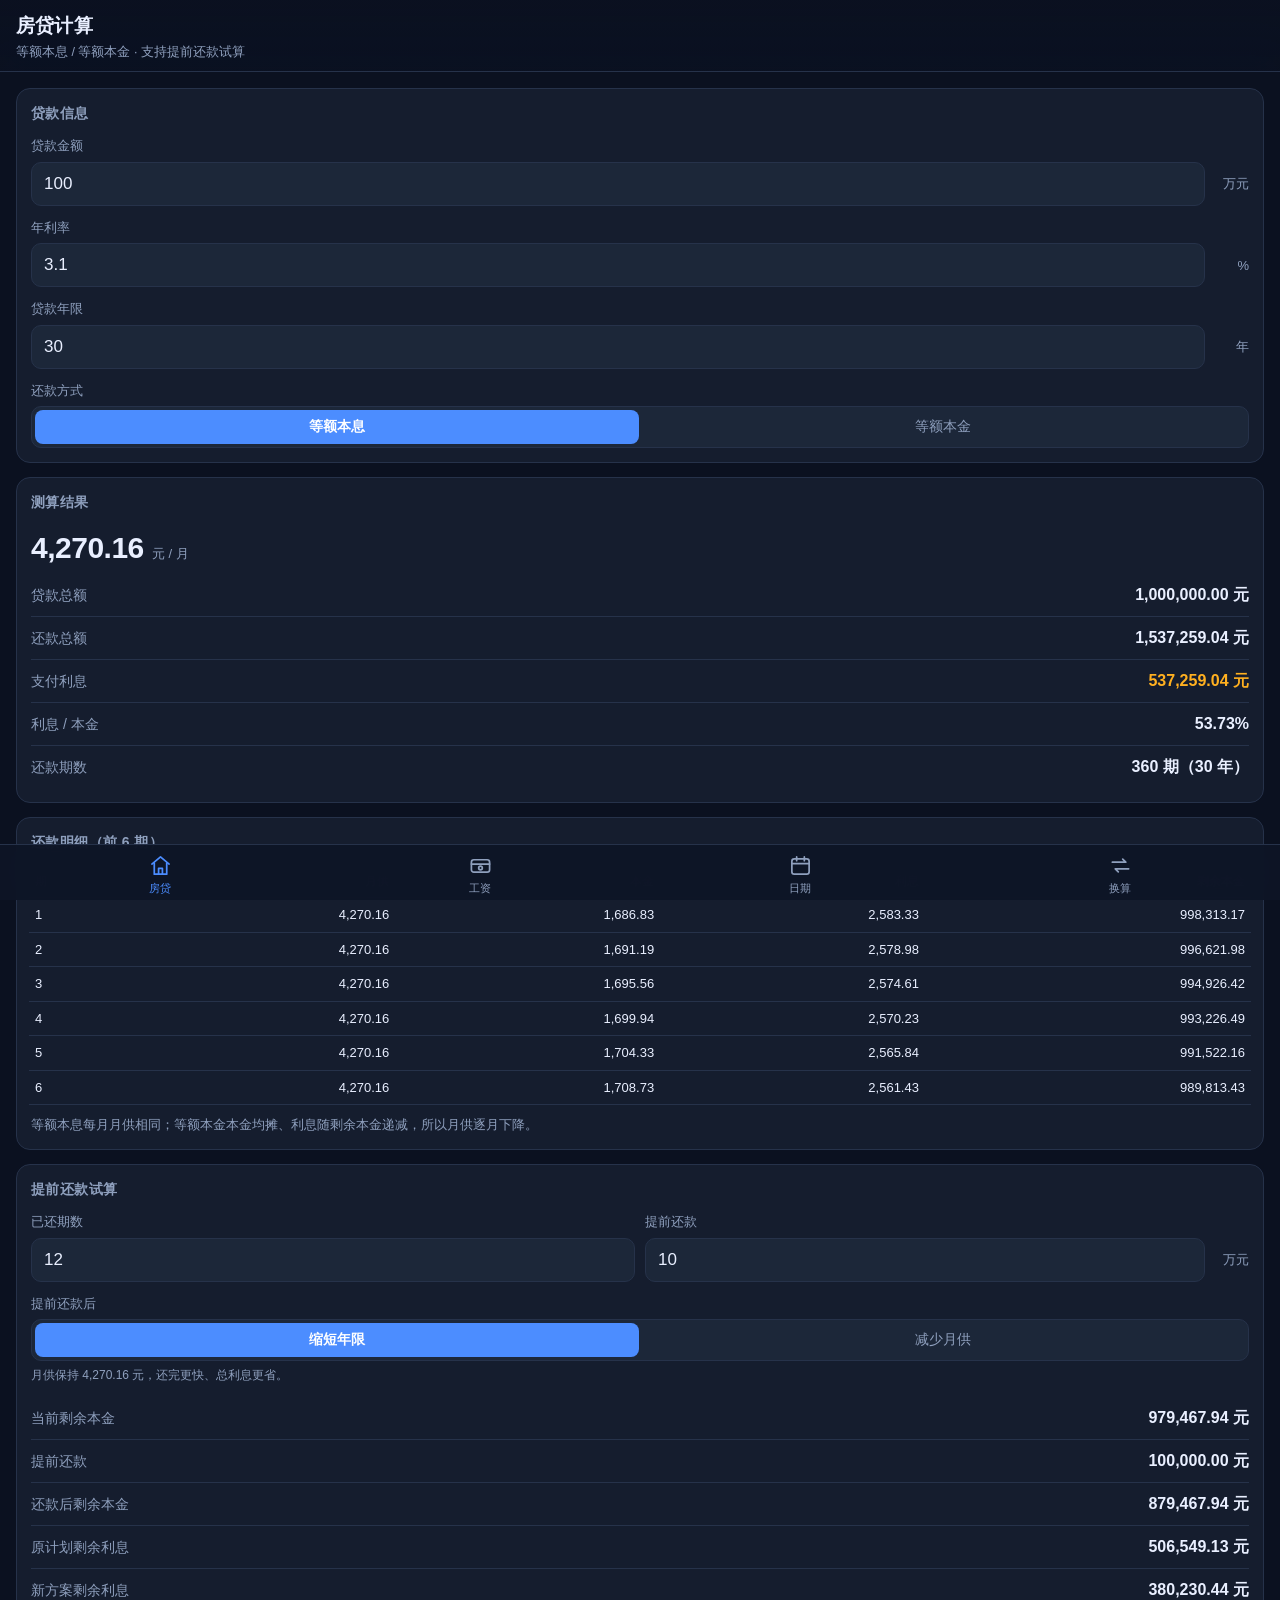
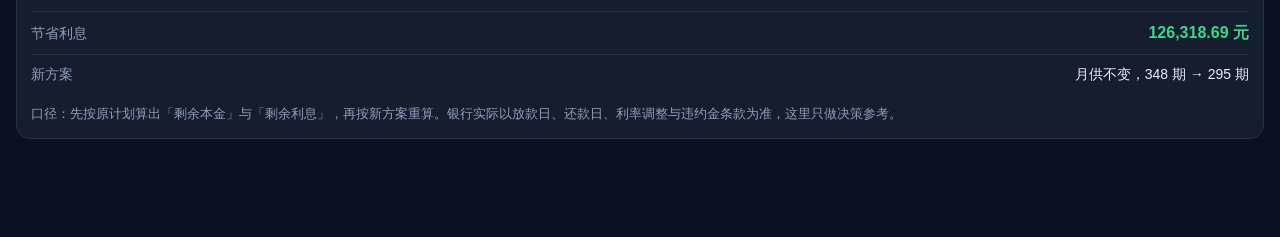
<file: Toolbox/WebApp/index.html>
<!DOCTYPE html>
<html lang="zh-CN">
<head>
<meta charset="utf-8">
<meta name="viewport" content="width=device-width,initial-scale=1,viewport-fit=cover">
<meta name="apple-mobile-web-app-capable" content="yes">
<meta name="apple-mobile-web-app-status-bar-style" content="black-translucent">
<meta name="apple-mobile-web-app-title" content="离线工具箱">
<meta name="theme-color" content="#0b1120">
<title>房贷计算 · 离线工具箱</title>
<link rel="stylesheet" href="css/app.css">
</head>
<body>

<header class="hd">
  <h1>房贷计算</h1>
  <p>等额本息 / 等额本金 · 支持提前还款试算</p>
</header>

<main id="app">

  <section class="card">
    <h2>贷款信息</h2>

    <div class="field">
      <label>贷款金额</label>
      <div class="row">
        <input type="number" inputmode="decimal" data-k="amount" value="100" min="0" step="1" placeholder="100">
        <span class="unit-tag">万元</span>
      </div>
    </div>

    <div class="field">
      <label>年利率</label>
      <div class="row">
        <input type="number" inputmode="decimal" data-k="rate" value="3.1" min="0" step="0.05" placeholder="3.1">
        <span class="unit-tag">%</span>
      </div>
    </div>

    <div class="field">
      <label>贷款年限</label>
      <div class="row">
        <input type="number" inputmode="numeric" data-k="years" value="30" min="1" max="40" step="1" placeholder="30">
        <span class="unit-tag">年</span>
      </div>
    </div>

    <div class="field">
      <label>还款方式</label>
      <div class="seg" data-seg="mode">
        <button type="button" data-v="equal" aria-pressed="true">等额本息</button>
        <button type="button" data-v="principal" aria-pressed="false">等额本金</button>
      </div>
    </div>
  </section>

  <section class="card">
    <h2>测算结果</h2>
    <div class="big"><b class="num" id="o-monthly">—</b><span id="o-monthly-tag">元 / 月</span></div>
    <dl class="rows" id="o-rows"></dl>
  </section>

  <section class="card">
    <h2>还款明细（前 6 期）</h2>
    <div class="scrollx">
      <table>
        <thead><tr><th>期</th><th>月供</th><th>本金</th><th>利息</th><th>剩余本金</th></tr></thead>
        <tbody id="o-schedule"></tbody>
      </table>
    </div>
    <p class="note" id="o-schedule-note"></p>
  </section>

  <section class="card">
    <h2>提前还款试算</h2>

    <div class="row" style="margin-bottom:12px">
      <div class="field">
        <label>已还期数</label>
        <input type="number" inputmode="numeric" data-k="paid" value="12" min="0" step="1">
      </div>
      <div class="field">
        <label>提前还款</label>
        <div class="row">
          <input type="number" inputmode="decimal" data-k="prepay" value="10" min="0" step="1">
          <span class="unit-tag">万元</span>
        </div>
      </div>
    </div>

    <div class="field">
      <label>提前还款后</label>
      <div class="seg" data-seg="plan">
        <button type="button" data-v="shorten" aria-pressed="true">缩短年限</button>
        <button type="button" data-v="reduce" aria-pressed="false">减少月供</button>
      </div>
      <p class="hint" id="o-plan-hint"></p>
    </div>

    <dl class="rows" id="o-prepay"></dl>
    <p class="note">口径：先按原计划算出「剩余本金」与「剩余利息」，再按新方案重算。银行实际以放款日、还款日、利率调整与违约金条款为准，这里只做决策参考。</p>
  </section>

</main>

<nav class="tabbar">
  <a href="index.html" aria-current="page">
    <svg viewBox="0 0 24 24"><path d="M3 10.5 12 3l9 7.5"/><path d="M5.5 9.5V21h13V9.5"/><path d="M10 21v-6h4v6"/></svg>
    <span>房贷</span>
  </a>
  <a href="salary.html">
    <svg viewBox="0 0 24 24"><rect x="2.5" y="6" width="19" height="13" rx="2.5"/><path d="M2.5 10.5h19"/><circle cx="12" cy="14.6" r="1.9"/></svg>
    <span>工资</span>
  </a>
  <a href="date.html">
    <svg viewBox="0 0 24 24"><rect x="3" y="5" width="18" height="16" rx="2.5"/><path d="M3 10h18M8 3v4M16 3v4"/></svg>
    <span>日期</span>
  </a>
  <a href="unit.html">
    <svg viewBox="0 0 24 24"><path d="M3.5 8.5h14l-3.2-3.2M20.5 15.5h-14l3.2 3.2"/></svg>
    <span>换算</span>
  </a>
</nav>

<script src="js/app.js"></script>
<script src="js/mortgage.js"></script>
</body>
</html>
</file>
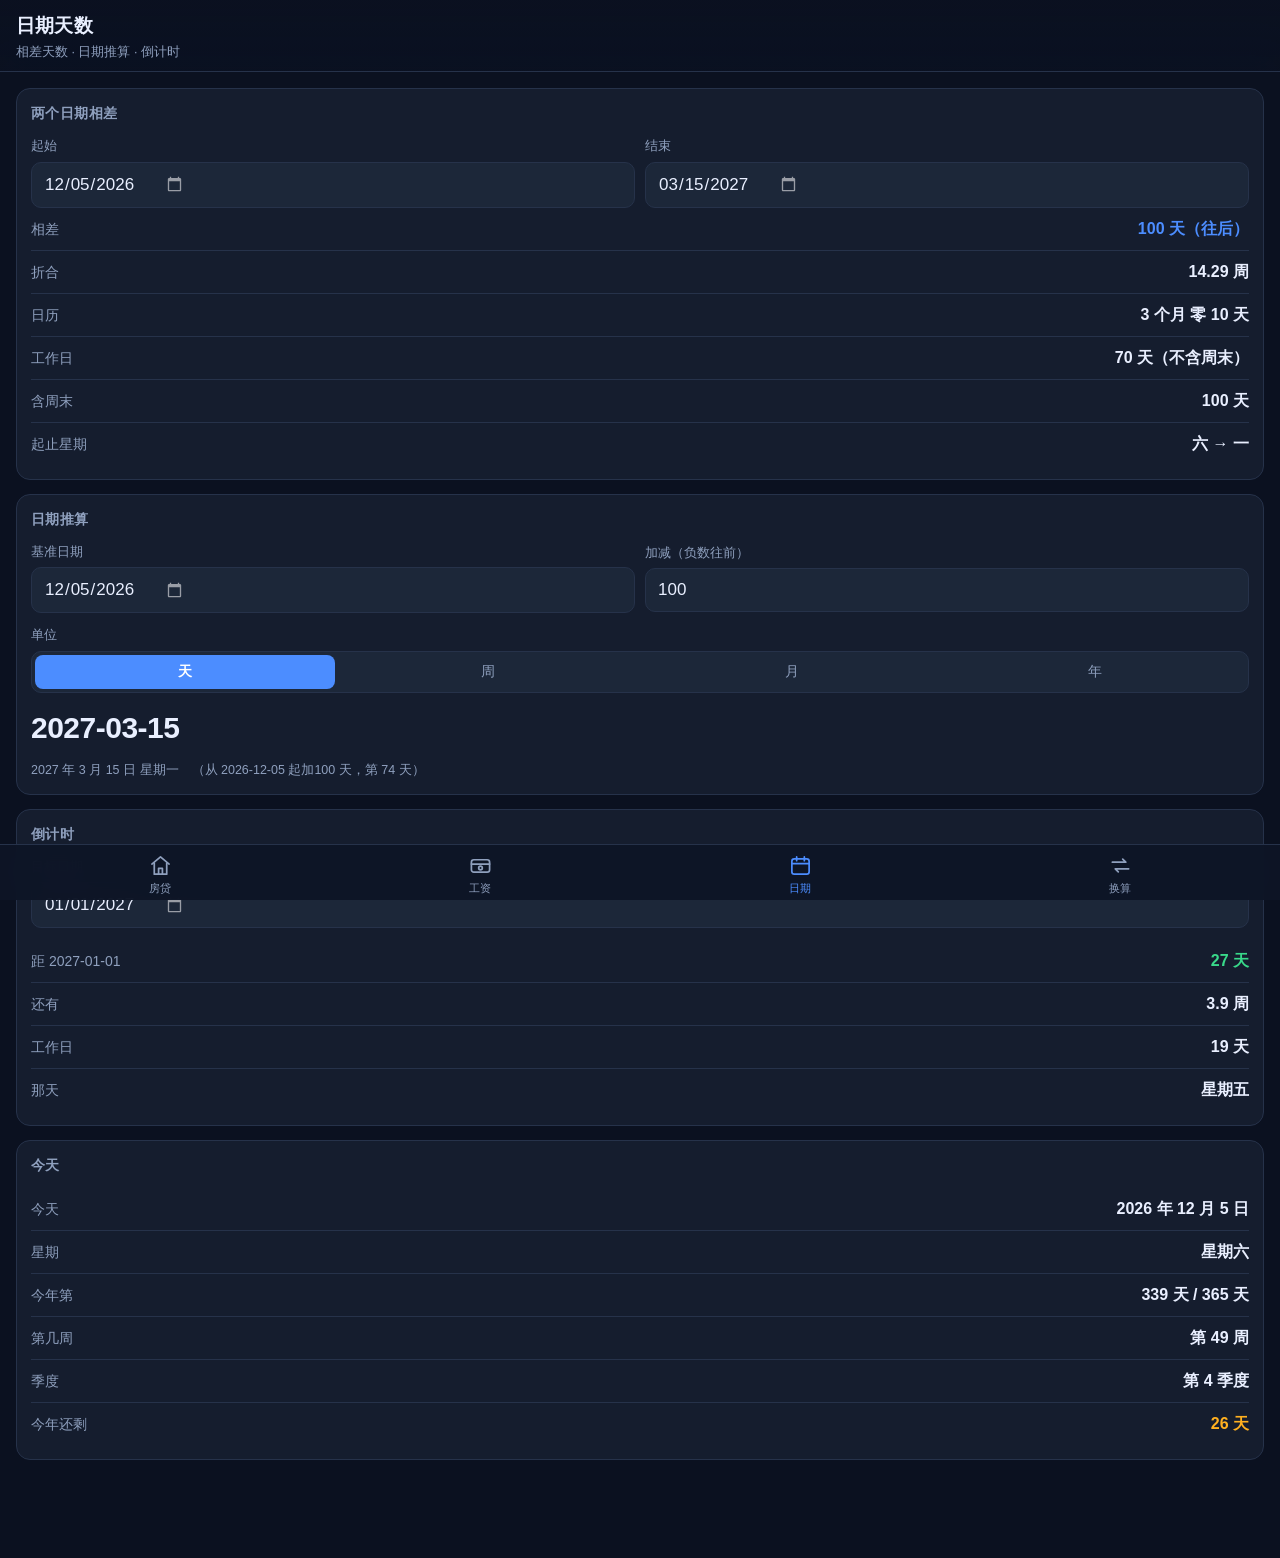
<file: Toolbox/WebApp/date.html>
<!DOCTYPE html>
<html lang="zh-CN">
<head>
<meta charset="utf-8">
<meta name="viewport" content="width=device-width,initial-scale=1,viewport-fit=cover">
<meta name="apple-mobile-web-app-capable" content="yes">
<meta name="apple-mobile-web-app-status-bar-style" content="black-translucent">
<meta name="apple-mobile-web-app-title" content="离线工具箱">
<meta name="theme-color" content="#0b1120">
<title>日期天数 · 离线工具箱</title>
<link rel="stylesheet" href="css/app.css">
</head>
<body>

<header class="hd">
  <h1>日期天数</h1>
  <p>相差天数 · 日期推算 · 倒计时</p>
</header>

<main id="app">

  <section class="card">
    <h2>两个日期相差</h2>
    <div class="row">
      <div class="field"><label>起始</label><input type="date" data-k="d1"></div>
      <div class="field"><label>结束</label><input type="date" data-k="d2"></div>
    </div>
    <dl class="rows" id="o-diff"></dl>
  </section>

  <section class="card">
    <h2>日期推算</h2>
    <div class="row" style="margin-bottom:12px">
      <div class="field"><label>基准日期</label><input type="date" data-k="d3"></div>
      <div class="field"><label>加减（负数往前）</label><input type="number" inputmode="numeric" data-k="n" value="100" step="1"></div>
    </div>
    <div class="field">
      <label>单位</label>
      <div class="seg" data-seg="unit">
        <button type="button" data-v="day" aria-pressed="true">天</button>
        <button type="button" data-v="week" aria-pressed="false">周</button>
        <button type="button" data-v="month" aria-pressed="false">月</button>
        <button type="button" data-v="year" aria-pressed="false">年</button>
      </div>
    </div>
    <div class="big" style="margin-top:12px"><b class="num" id="o-date">—</b></div>
    <p class="note" id="o-date-note"></p>
  </section>

  <section class="card">
    <h2>倒计时</h2>
    <div class="field"><label>目标日期</label><input type="date" data-k="d4"></div>
    <dl class="rows" id="o-count"></dl>
  </section>

  <section class="card">
    <h2>今天</h2>
    <dl class="rows" id="o-today"></dl>
  </section>

</main>

<nav class="tabbar">
  <a href="index.html">
    <svg viewBox="0 0 24 24"><path d="M3 10.5 12 3l9 7.5"/><path d="M5.5 9.5V21h13V9.5"/><path d="M10 21v-6h4v6"/></svg>
    <span>房贷</span>
  </a>
  <a href="salary.html">
    <svg viewBox="0 0 24 24"><rect x="2.5" y="6" width="19" height="13" rx="2.5"/><path d="M2.5 10.5h19"/><circle cx="12" cy="14.6" r="1.9"/></svg>
    <span>工资</span>
  </a>
  <a href="date.html" aria-current="page">
    <svg viewBox="0 0 24 24"><rect x="3" y="5" width="18" height="16" rx="2.5"/><path d="M3 10h18M8 3v4M16 3v4"/></svg>
    <span>日期</span>
  </a>
  <a href="unit.html">
    <svg viewBox="0 0 24 24"><path d="M3.5 8.5h14l-3.2-3.2M20.5 15.5h-14l3.2 3.2"/></svg>
    <span>换算</span>
  </a>
</nav>

<script src="js/app.js"></script>
<script src="js/datecalc.js"></script>
</body>
</html>
</file>
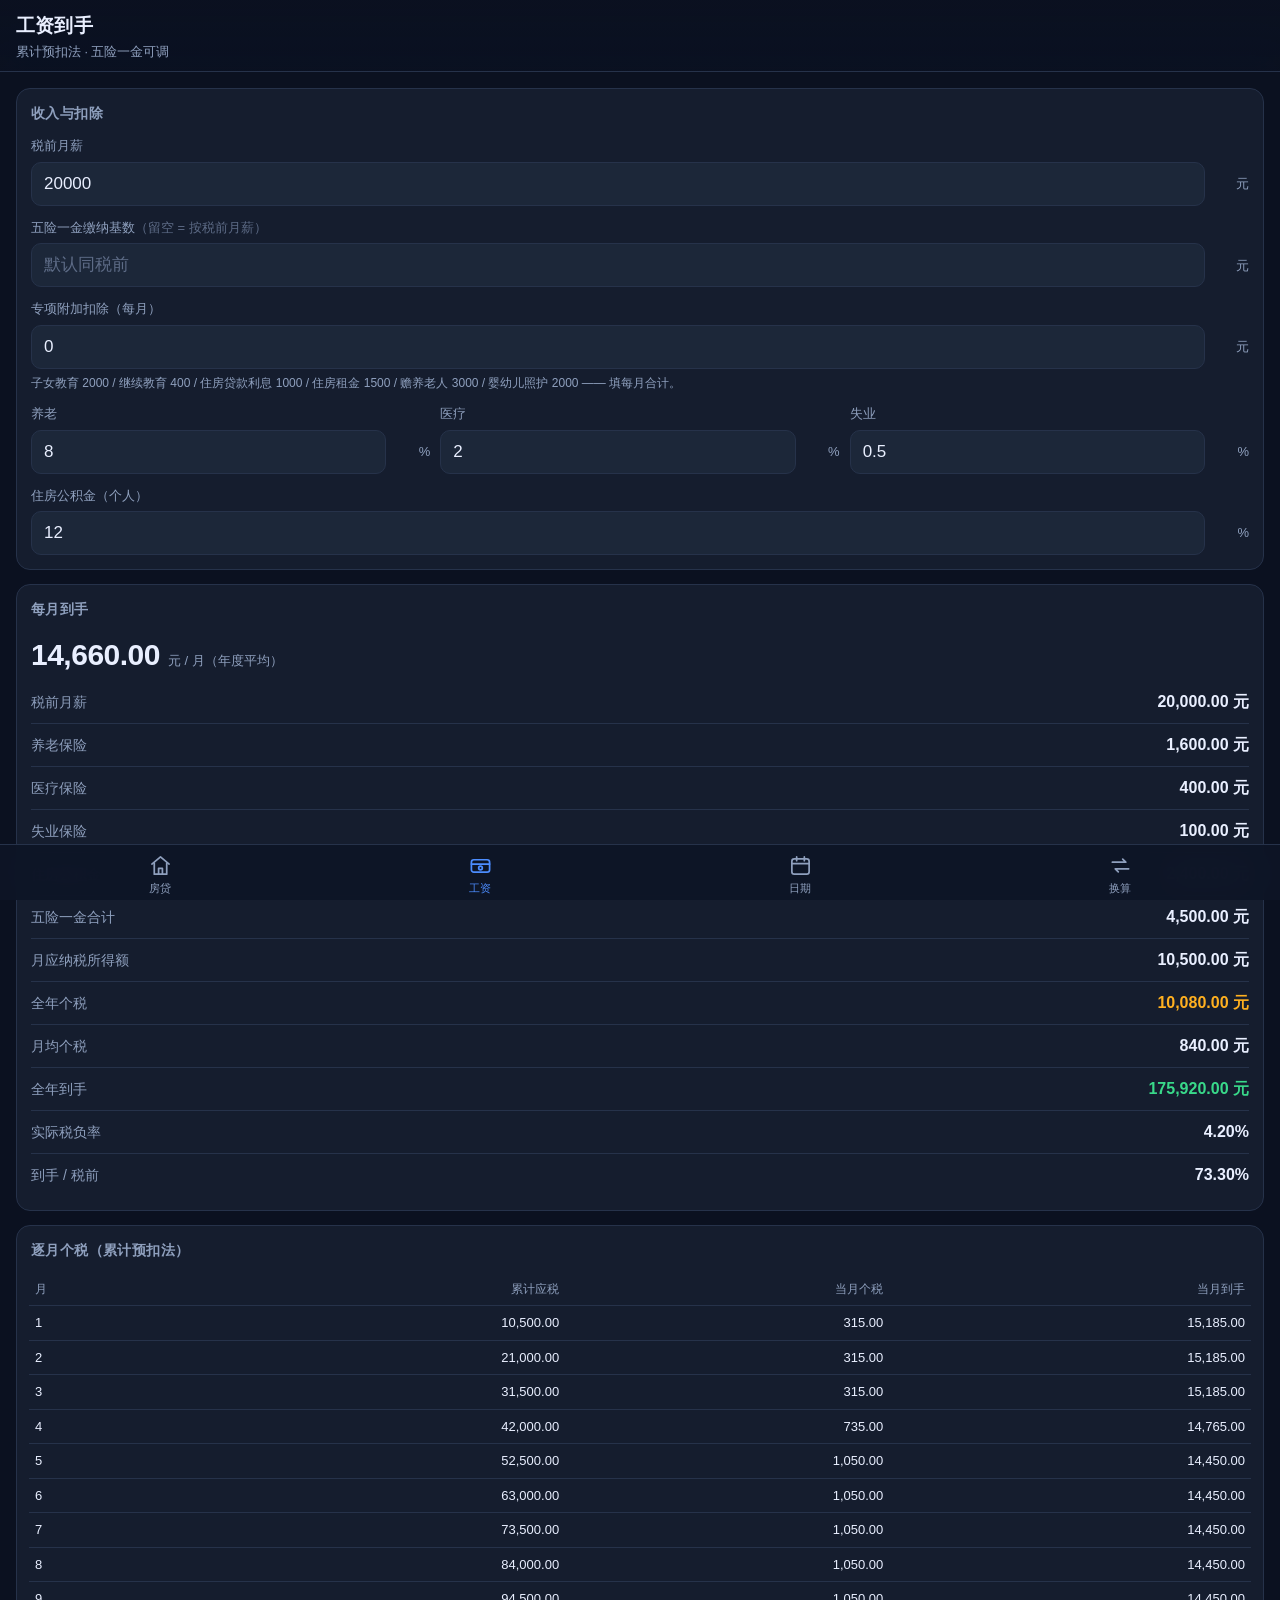
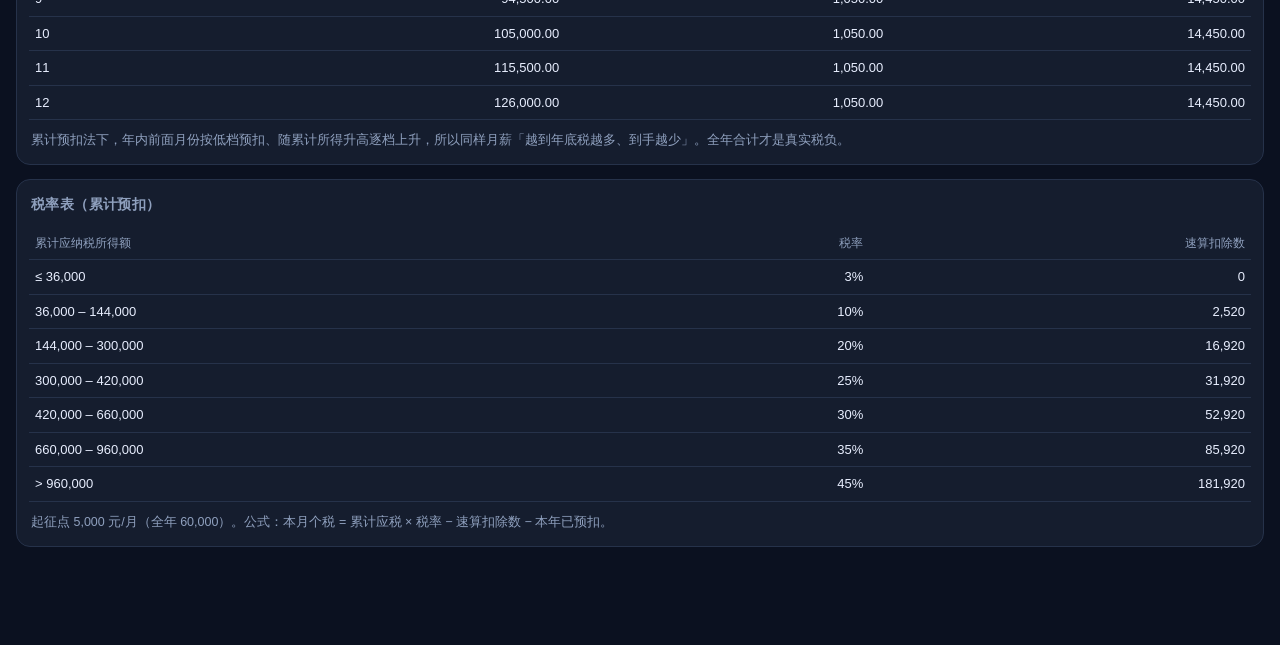
<file: Toolbox/WebApp/salary.html>
<!DOCTYPE html>
<html lang="zh-CN">
<head>
<meta charset="utf-8">
<meta name="viewport" content="width=device-width,initial-scale=1,viewport-fit=cover">
<meta name="apple-mobile-web-app-capable" content="yes">
<meta name="apple-mobile-web-app-status-bar-style" content="black-translucent">
<meta name="apple-mobile-web-app-title" content="离线工具箱">
<meta name="theme-color" content="#0b1120">
<title>工资到手 · 离线工具箱</title>
<link rel="stylesheet" href="css/app.css">
</head>
<body>

<header class="hd">
  <h1>工资到手</h1>
  <p>累计预扣法 · 五险一金可调</p>
</header>

<main id="app">

  <section class="card">
    <h2>收入与扣除</h2>

    <div class="field">
      <label>税前月薪</label>
      <div class="row">
        <input type="number" inputmode="decimal" data-k="gross" value="20000" min="0" step="500">
        <span class="unit-tag">元</span>
      </div>
    </div>

    <div class="field">
      <label>五险一金缴纳基数<em style="color:#5d6b86;font-style:normal">（留空 = 按税前月薪）</em></label>
      <div class="row">
        <input type="number" inputmode="decimal" data-k="base" value="" placeholder="默认同税前" min="0" step="500">
        <span class="unit-tag">元</span>
      </div>
    </div>

    <div class="field">
      <label>专项附加扣除（每月）</label>
      <div class="row">
        <input type="number" inputmode="decimal" data-k="extra" value="0" min="0" step="500">
        <span class="unit-tag">元</span>
      </div>
      <p class="hint">子女教育 2000 / 继续教育 400 / 住房贷款利息 1000 / 住房租金 1500 / 赡养老人 3000 / 婴幼儿照护 2000 —— 填每月合计。</p>
    </div>

    <div class="row" style="margin-bottom:12px">
      <div class="field">
        <label>养老</label>
        <div class="row"><input type="number" inputmode="decimal" data-k="yanglao" value="8" min="0" step="0.5"><span class="unit-tag">%</span></div>
      </div>
      <div class="field">
        <label>医疗</label>
        <div class="row"><input type="number" inputmode="decimal" data-k="yiliao" value="2" min="0" step="0.5"><span class="unit-tag">%</span></div>
      </div>
      <div class="field">
        <label>失业</label>
        <div class="row"><input type="number" inputmode="decimal" data-k="shiye" value="0.5" min="0" step="0.1"><span class="unit-tag">%</span></div>
      </div>
    </div>

    <div class="field">
      <label>住房公积金（个人）</label>
      <div class="row">
        <input type="number" inputmode="decimal" data-k="gjj" value="12" min="0" max="24" step="1">
        <span class="unit-tag">%</span>
      </div>
    </div>
  </section>

  <section class="card">
    <h2>每月到手</h2>
    <div class="big"><b class="num" id="o-net">—</b><span>元 / 月（年度平均）</span></div>
    <dl class="rows" id="o-rows"></dl>
  </section>

  <section class="card">
    <h2>逐月个税（累计预扣法）</h2>
    <div class="scrollx">
      <table>
        <thead><tr><th>月</th><th>累计应税</th><th>当月个税</th><th>当月到手</th></tr></thead>
        <tbody id="o-months"></tbody>
      </table>
    </div>
    <p class="note">累计预扣法下，年内前面月份按低档预扣、随累计所得升高逐档上升，所以同样月薪「越到年底税越多、到手越少」。全年合计才是真实税负。</p>
  </section>

  <section class="card">
    <h2>税率表（累计预扣）</h2>
    <div class="scrollx">
      <table>
        <thead><tr><th>累计应纳税所得额</th><th>税率</th><th>速算扣除数</th></tr></thead>
        <tbody>
          <tr><td>≤ 36,000</td><td>3%</td><td>0</td></tr>
          <tr><td>36,000 – 144,000</td><td>10%</td><td>2,520</td></tr>
          <tr><td>144,000 – 300,000</td><td>20%</td><td>16,920</td></tr>
          <tr><td>300,000 – 420,000</td><td>25%</td><td>31,920</td></tr>
          <tr><td>420,000 – 660,000</td><td>30%</td><td>52,920</td></tr>
          <tr><td>660,000 – 960,000</td><td>35%</td><td>85,920</td></tr>
          <tr><td>&gt; 960,000</td><td>45%</td><td>181,920</td></tr>
        </tbody>
      </table>
    </div>
    <p class="note">起征点 5,000 元/月（全年 60,000）。公式：本月个税 = 累计应税 × 税率 − 速算扣除数 − 本年已预扣。</p>
  </section>

</main>

<nav class="tabbar">
  <a href="index.html">
    <svg viewBox="0 0 24 24"><path d="M3 10.5 12 3l9 7.5"/><path d="M5.5 9.5V21h13V9.5"/><path d="M10 21v-6h4v6"/></svg>
    <span>房贷</span>
  </a>
  <a href="salary.html" aria-current="page">
    <svg viewBox="0 0 24 24"><rect x="2.5" y="6" width="19" height="13" rx="2.5"/><path d="M2.5 10.5h19"/><circle cx="12" cy="14.6" r="1.9"/></svg>
    <span>工资</span>
  </a>
  <a href="date.html">
    <svg viewBox="0 0 24 24"><rect x="3" y="5" width="18" height="16" rx="2.5"/><path d="M3 10h18M8 3v4M16 3v4"/></svg>
    <span>日期</span>
  </a>
  <a href="unit.html">
    <svg viewBox="0 0 24 24"><path d="M3.5 8.5h14l-3.2-3.2M20.5 15.5h-14l3.2 3.2"/></svg>
    <span>换算</span>
  </a>
</nav>

<script src="js/app.js"></script>
<script src="js/salary.js"></script>
</body>
</html>
</file>
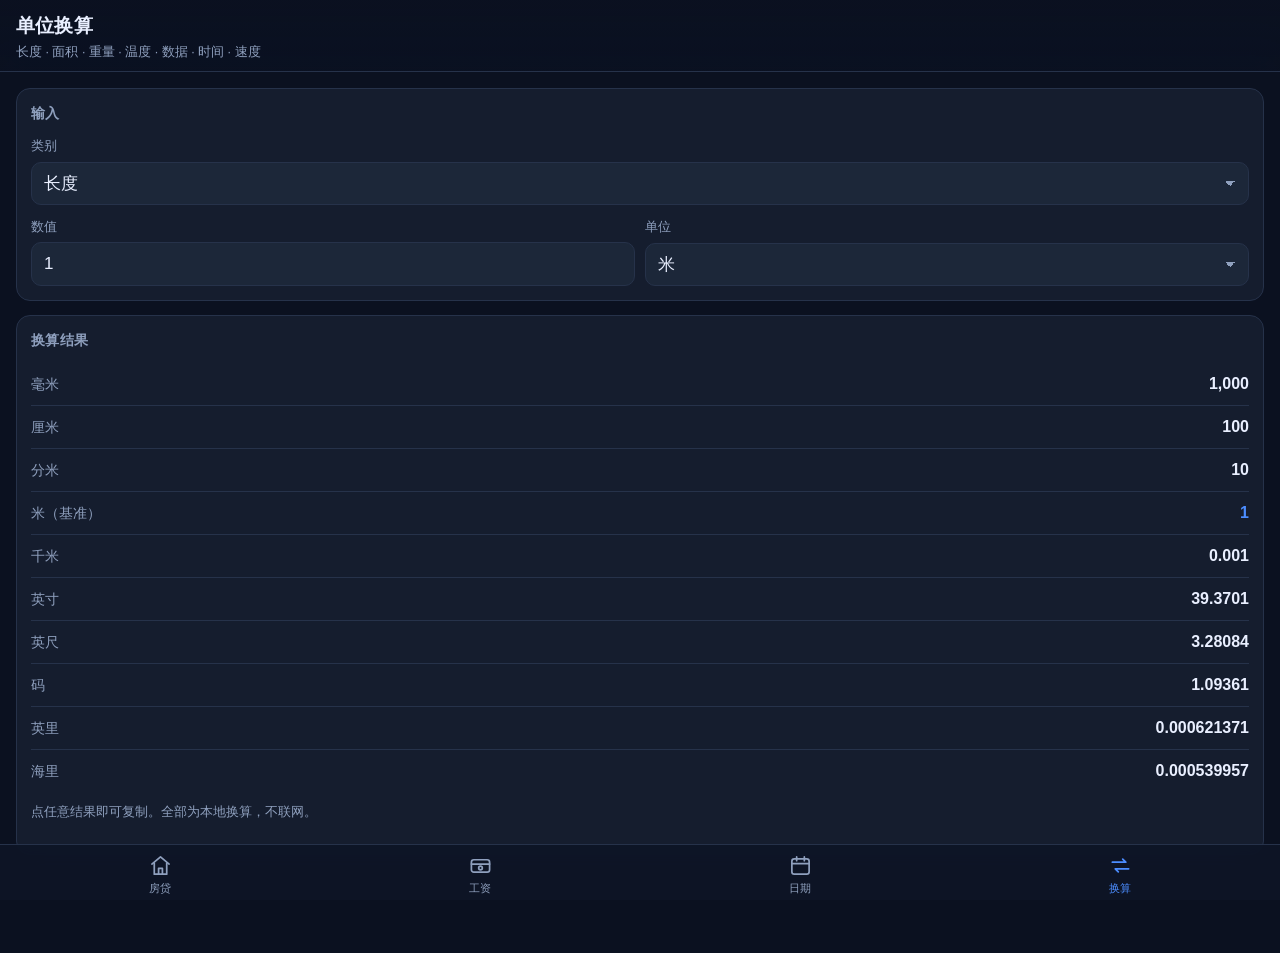
<file: Toolbox/WebApp/unit.html>
<!DOCTYPE html>
<html lang="zh-CN">
<head>
<meta charset="utf-8">
<meta name="viewport" content="width=device-width,initial-scale=1,viewport-fit=cover">
<meta name="apple-mobile-web-app-capable" content="yes">
<meta name="apple-mobile-web-app-status-bar-style" content="black-translucent">
<meta name="apple-mobile-web-app-title" content="离线工具箱">
<meta name="theme-color" content="#0b1120">
<title>单位换算 · 离线工具箱</title>
<link rel="stylesheet" href="css/app.css">
</head>
<body>

<header class="hd">
  <h1>单位换算</h1>
  <p>长度 · 面积 · 重量 · 温度 · 数据 · 时间 · 速度</p>
</header>

<main id="app">

  <section class="card">
    <h2>输入</h2>
    <div class="field">
      <label>类别</label>
      <select data-k="cat" id="cat"></select>
    </div>
    <div class="row">
      <div class="field">
        <label>数值</label>
        <input type="number" inputmode="decimal" data-k="val" value="1" step="any">
      </div>
      <div class="field">
        <label>单位</label>
        <select data-k="from" id="from"></select>
      </div>
    </div>
  </section>

  <section class="card">
    <h2>换算结果</h2>
    <dl class="rows" id="o-all"></dl>
    <p class="note">点任意结果即可复制。全部为本地换算，不联网。</p>
    <div id="o-toast" style="font-size:13px;color:var(--ok);height:18px"></div>
  </section>

</main>

<nav class="tabbar">
  <a href="index.html">
    <svg viewBox="0 0 24 24"><path d="M3 10.5 12 3l9 7.5"/><path d="M5.5 9.5V21h13V9.5"/><path d="M10 21v-6h4v6"/></svg>
    <span>房贷</span>
  </a>
  <a href="salary.html">
    <svg viewBox="0 0 24 24"><rect x="2.5" y="6" width="19" height="13" rx="2.5"/><path d="M2.5 10.5h19"/><circle cx="12" cy="14.6" r="1.9"/></svg>
    <span>工资</span>
  </a>
  <a href="date.html">
    <svg viewBox="0 0 24 24"><rect x="3" y="5" width="18" height="16" rx="2.5"/><path d="M3 10h18M8 3v4M16 3v4"/></svg>
    <span>日期</span>
  </a>
  <a href="unit.html" aria-current="page">
    <svg viewBox="0 0 24 24"><path d="M3.5 8.5h14l-3.2-3.2M20.5 15.5h-14l3.2 3.2"/></svg>
    <span>换算</span>
  </a>
</nav>

<script src="js/app.js"></script>
<script src="js/unit.js"></script>
</body>
</html>
</file>
<file: Toolbox/WebApp/css/app.css>
/* 离线工具箱 —— 共享样式
   要点：viewport-fit=cover 之后，顶部/底部都要靠 env(safe-area-inset-*) 把内容让开，
   底部 Tab 栏自己吃掉 inset，正文再躲开 Tab 栏高度。这是只有装成 App 才看得出差别的地方。 */

:root{
  --bg:#0b1120;
  --bg2:#0e1526;
  --card:#151d2e;
  --card2:#1c2739;
  --line:#26324a;
  --fg:#e9efff;
  --dim:#8fa0be;
  --accent:#4c8dff;
  --accent-dim:#2b4f8f;
  --ok:#39d98a;
  --warn:#ffb020;
  --bad:#ff6b6b;
  --tabh:56px;
  --pad:16px;
  --r:14px;
}

*{box-sizing:border-box;-webkit-tap-highlight-color:transparent}
html{background:var(--bg)}
body{
  margin:0;
  background:var(--bg);
  color:var(--fg);
  font-family:-apple-system,BlinkMacSystemFont,"SF Pro Text","PingFang SC","Hiragino Sans GB","Microsoft YaHei",sans-serif;
  font-size:16px;
  line-height:1.5;
  -webkit-text-size-adjust:100%;
  -webkit-font-smoothing:antialiased;
  overscroll-behavior-y:none;
  padding-bottom:calc(var(--tabh) + env(safe-area-inset-bottom,0px) + 12px);
}

/* ---------- 顶部标题 ---------- */
.hd{
  position:sticky;top:0;z-index:20;
  padding:calc(env(safe-area-inset-top,0px) + 12px) var(--pad) 10px;
  background:linear-gradient(180deg,rgba(11,17,32,.97),rgba(11,17,32,.86));
  -webkit-backdrop-filter:saturate(180%) blur(14px);
  backdrop-filter:saturate(180%) blur(14px);
  border-bottom:1px solid var(--line);
}
.hd h1{margin:0;font-size:19px;font-weight:650;letter-spacing:.2px}
.hd p{margin:2px 0 0;font-size:12.5px;color:var(--dim)}

/* ---------- 主体 ---------- */
main{padding:var(--pad)}
.card{
  background:var(--card);
  border:1px solid var(--line);
  border-radius:var(--r);
  padding:14px;
  margin:0 0 14px;
}
.card h2{
  margin:0 0 12px;font-size:14px;font-weight:600;color:var(--dim);
  letter-spacing:.4px;text-transform:none;
}

/* ---------- 表单 ---------- */
.field{margin:0 0 12px}
.field:last-child{margin-bottom:0}
.field label{display:block;font-size:13px;color:var(--dim);margin:0 0 6px}
.field .hint{font-size:12px;color:var(--dim);margin:6px 0 0;line-height:1.45}
.row{display:flex;align-items:center;gap:10px}
.row .field{flex:1;margin:0}
.unit-tag{font-size:13px;color:var(--dim);min-width:34px;text-align:right}

input[type=number],input[type=date],input[type=text],select{
  width:100%;
  background:var(--card2);
  border:1px solid var(--line);
  border-radius:10px;
  color:var(--fg);
  font-size:17px;
  font-family:inherit;
  padding:11px 12px;
  outline:none;
  -webkit-appearance:none;appearance:none;
}
input:focus,select:focus{border-color:var(--accent)}
input::placeholder{color:#5d6b86}
select{
  background-image:linear-gradient(45deg,transparent 50%,var(--dim) 50%),linear-gradient(135deg,var(--dim) 50%,transparent 50%);
  background-position:calc(100% - 18px) 50%,calc(100% - 13px) 50%;
  background-size:5px 5px,5px 5px;
  background-repeat:no-repeat;
  padding-right:34px;
}

/* iOS 上日期框要去掉原生外观，否则宽度撑不满、文字居中 */
input[type=date]{
  appearance:none;-webkit-appearance:none;
  text-align:left;min-height:45px;
  display:flex;align-items:center;
}
input[type=date]::-webkit-date-and-time-value{text-align:left;margin:0}
input[type=date]::-webkit-calendar-picker-indicator{opacity:.55;filter:invert(1)}

/* 分段控件 */
.seg{display:flex;background:var(--card2);border:1px solid var(--line);border-radius:10px;padding:3px;gap:3px}
.seg button{
  flex:1;border:0;background:transparent;color:var(--dim);
  font-size:14px;font-family:inherit;padding:8px 4px;border-radius:8px;
  transition:background .15s,color .15s;
}
.seg button[aria-pressed=true]{background:var(--accent);color:#fff;font-weight:600}

/* ---------- 结果展示 ---------- */
.big{display:flex;align-items:baseline;gap:8px;margin:0 0 4px}
.big b{font-size:30px;font-weight:700;letter-spacing:-.5px;font-variant-numeric:tabular-nums}
.big span{font-size:13px;color:var(--dim)}
.num{font-variant-numeric:tabular-nums}

.rows{margin:0}
.rows div{
  display:flex;justify-content:space-between;align-items:baseline;gap:12px;
  padding:9px 0;border-bottom:1px solid var(--line);
}
.rows div:last-child{border-bottom:0}
.rows dt{color:var(--dim);font-size:14px;margin:0}
.rows dd{margin:0;font-size:16px;font-weight:600;font-variant-numeric:tabular-nums}
.rows dd.ok{color:var(--ok)}
.rows dd.warn{color:var(--warn)}
.rows dd.bad{color:var(--bad)}
.rows dd.accent{color:var(--accent)}

table{width:100%;border-collapse:collapse;font-size:13px;font-variant-numeric:tabular-nums}
th,td{padding:7px 6px;text-align:right;border-bottom:1px solid var(--line);white-space:nowrap}
th{color:var(--dim);font-weight:500;font-size:12px}
th:first-child,td:first-child{text-align:left}
.scrollx{overflow-x:auto;-webkit-overflow-scrolling:touch;margin:0 -2px}

.note{font-size:12.5px;color:var(--dim);line-height:1.6;margin:10px 0 0}
.pill{display:inline-block;font-size:11.5px;padding:2px 8px;border-radius:999px;background:var(--card2);color:var(--dim);border:1px solid var(--line)}
.btn{
  width:100%;border:0;border-radius:11px;background:var(--accent);color:#fff;
  font-family:inherit;font-size:16px;font-weight:600;padding:13px;margin-top:4px;
}
.btn.ghost{background:var(--card2);color:var(--fg);border:1px solid var(--line);font-weight:500;font-size:14px;padding:10px}
.btn:active{opacity:.8}

/* ---------- 底部 Tab ---------- */
.tabbar{
  position:fixed;left:0;right:0;bottom:0;z-index:30;
  display:flex;
  height:calc(var(--tabh) + env(safe-area-inset-bottom,0px));
  padding-bottom:env(safe-area-inset-bottom,0px);
  background:rgba(14,21,38,.96);
  -webkit-backdrop-filter:saturate(180%) blur(16px);
  backdrop-filter:saturate(180%) blur(16px);
  border-top:1px solid var(--line);
}
.tabbar a{
  flex:1;display:flex;flex-direction:column;align-items:center;justify-content:center;gap:3px;
  color:var(--dim);text-decoration:none;font-size:11px;padding-top:6px;
}
.tabbar a svg{width:23px;height:23px;stroke:currentColor;fill:none;stroke-width:1.8;stroke-linecap:round;stroke-linejoin:round}
.tabbar a[aria-current=page]{color:var(--accent)}
.tabbar a:active{opacity:.7}
</file>
